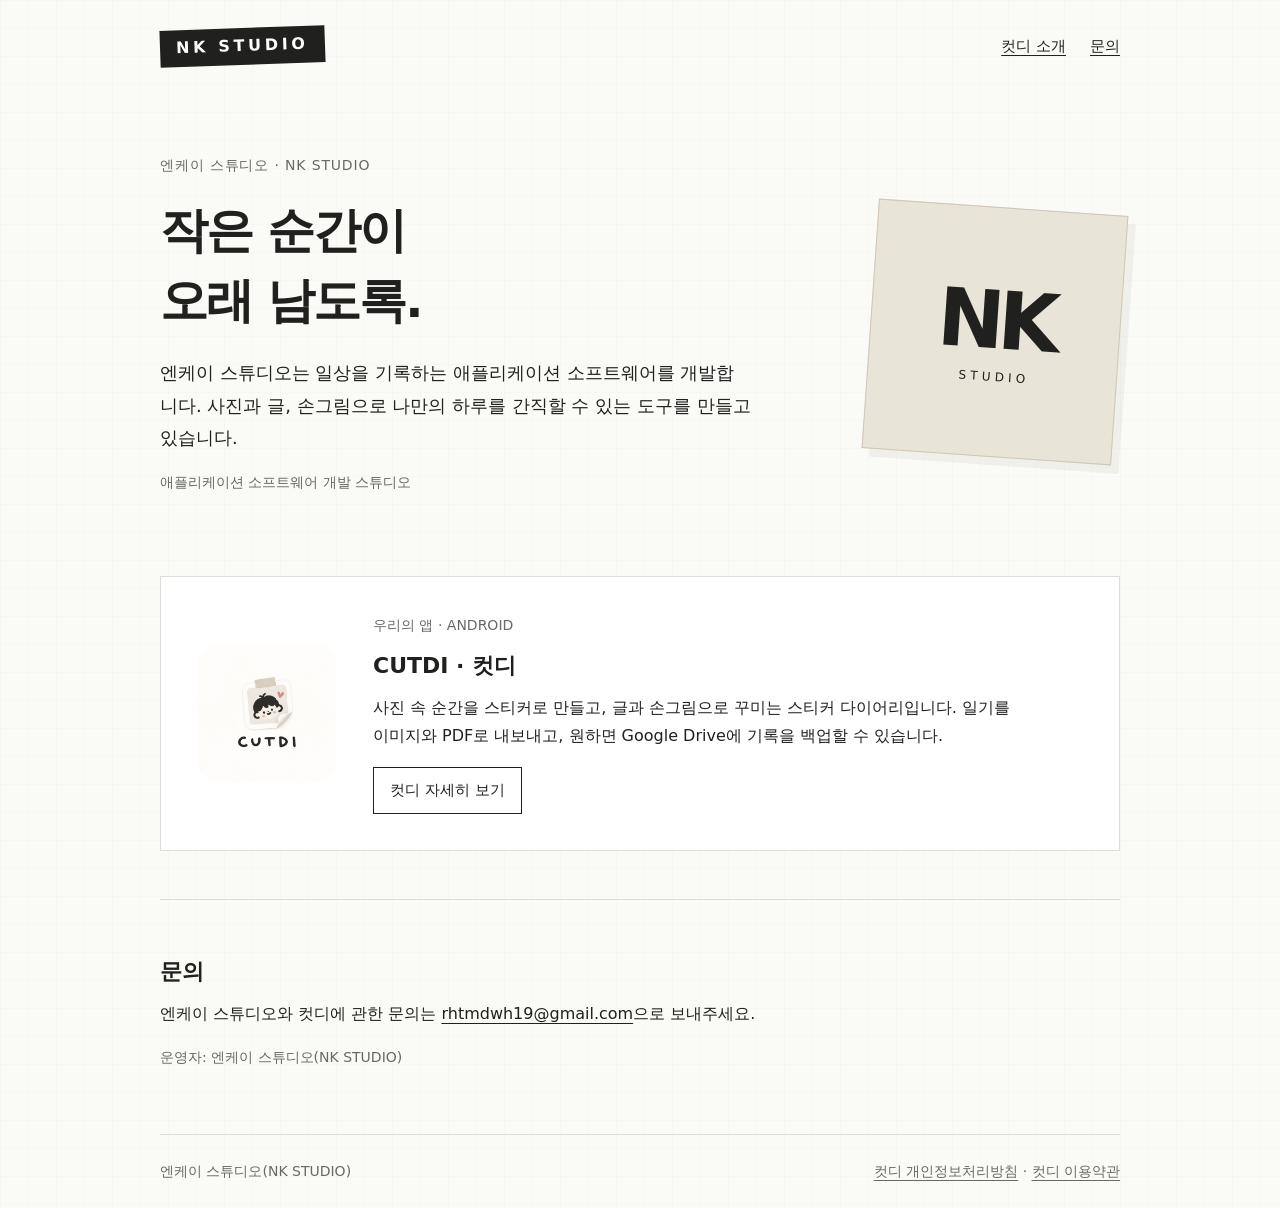
<file: index.html>
<!doctype html>
<html lang="ko">
<head>
  <meta charset="utf-8">
  <meta name="viewport" content="width=device-width,initial-scale=1">
  <meta name="google-site-verification" content="B3LJ60BatpKLD_c_FO9mCKOTPsMywrGLb9_4G47mcMM" />
  <title>엔케이 스튜디오 · NK STUDIO</title>
  <meta name="description" content="엔케이 스튜디오(NK STUDIO)는 일상을 기록하는 애플리케이션 소프트웨어를 만듭니다. Android 스티커 다이어리 컷디(CUTDI)를 소개합니다.">
  <link rel="stylesheet" href="style.css">
</head>
<body>
  <a class="skip" href="#main">본문으로 이동</a>
  <div class="wrap">
    <header class="nav">
      <a class="brand" href="index.html" aria-label="엔케이 스튜디오 홈">NK STUDIO</a>
      <nav class="navlinks" aria-label="주 메뉴">
        <a href="cutdi/">컷디 소개</a>
        <a href="#contact">문의</a>
      </nav>
    </header>
    <main id="main">
      <section class="hero studio-hero">
        <div>
          <p class="eyebrow">엔케이 스튜디오 · NK STUDIO</p>
          <h1>작은 순간이<br>오래 남도록.</h1>
          <p class="lead">엔케이 스튜디오는 일상을 기록하는 애플리케이션 소프트웨어를 개발합니다. 사진과 글, 손그림으로 나만의 하루를 간직할 수 있는 도구를 만들고 있습니다.</p>
          <p class="meta">애플리케이션 소프트웨어 개발 스튜디오</p>
        </div>
        <div class="studio-mark" aria-hidden="true"><span>NK</span><small>STUDIO</small></div>
      </section>
      <section class="studio-product" aria-labelledby="cutdi-title">
        <img class="product-icon" src="icon.png" width="512" height="512" alt="컷디 앱 아이콘">
        <div>
          <span class="num">우리의 앱 · ANDROID</span>
          <h2 id="cutdi-title">CUTDI · 컷디</h2>
          <p>사진 속 순간을 스티커로 만들고, 글과 손그림으로 꾸미는 스티커 다이어리입니다. 일기를 이미지와 PDF로 내보내고, 원하면 Google Drive에 기록을 백업할 수 있습니다.</p>
          <a class="button" href="cutdi/">컷디 자세히 보기</a>
        </div>
      </section>
      <section class="contact" id="contact">
        <h2>문의</h2>
        <p>엔케이 스튜디오와 컷디에 관한 문의는 <a href="mailto:rhtmdwh19@gmail.com">rhtmdwh19@gmail.com</a>으로 보내주세요.</p>
        <p class="meta">운영자: 엔케이 스튜디오(NK STUDIO)</p>
      </section>
    </main>
    <footer>
      <span>엔케이 스튜디오(NK STUDIO)</span>
      <span><a href="privacy.html">컷디 개인정보처리방침</a> · <a href="terms.html">컷디 이용약관</a></span>
    </footer>
  </div>
</body>
</html>
</file>
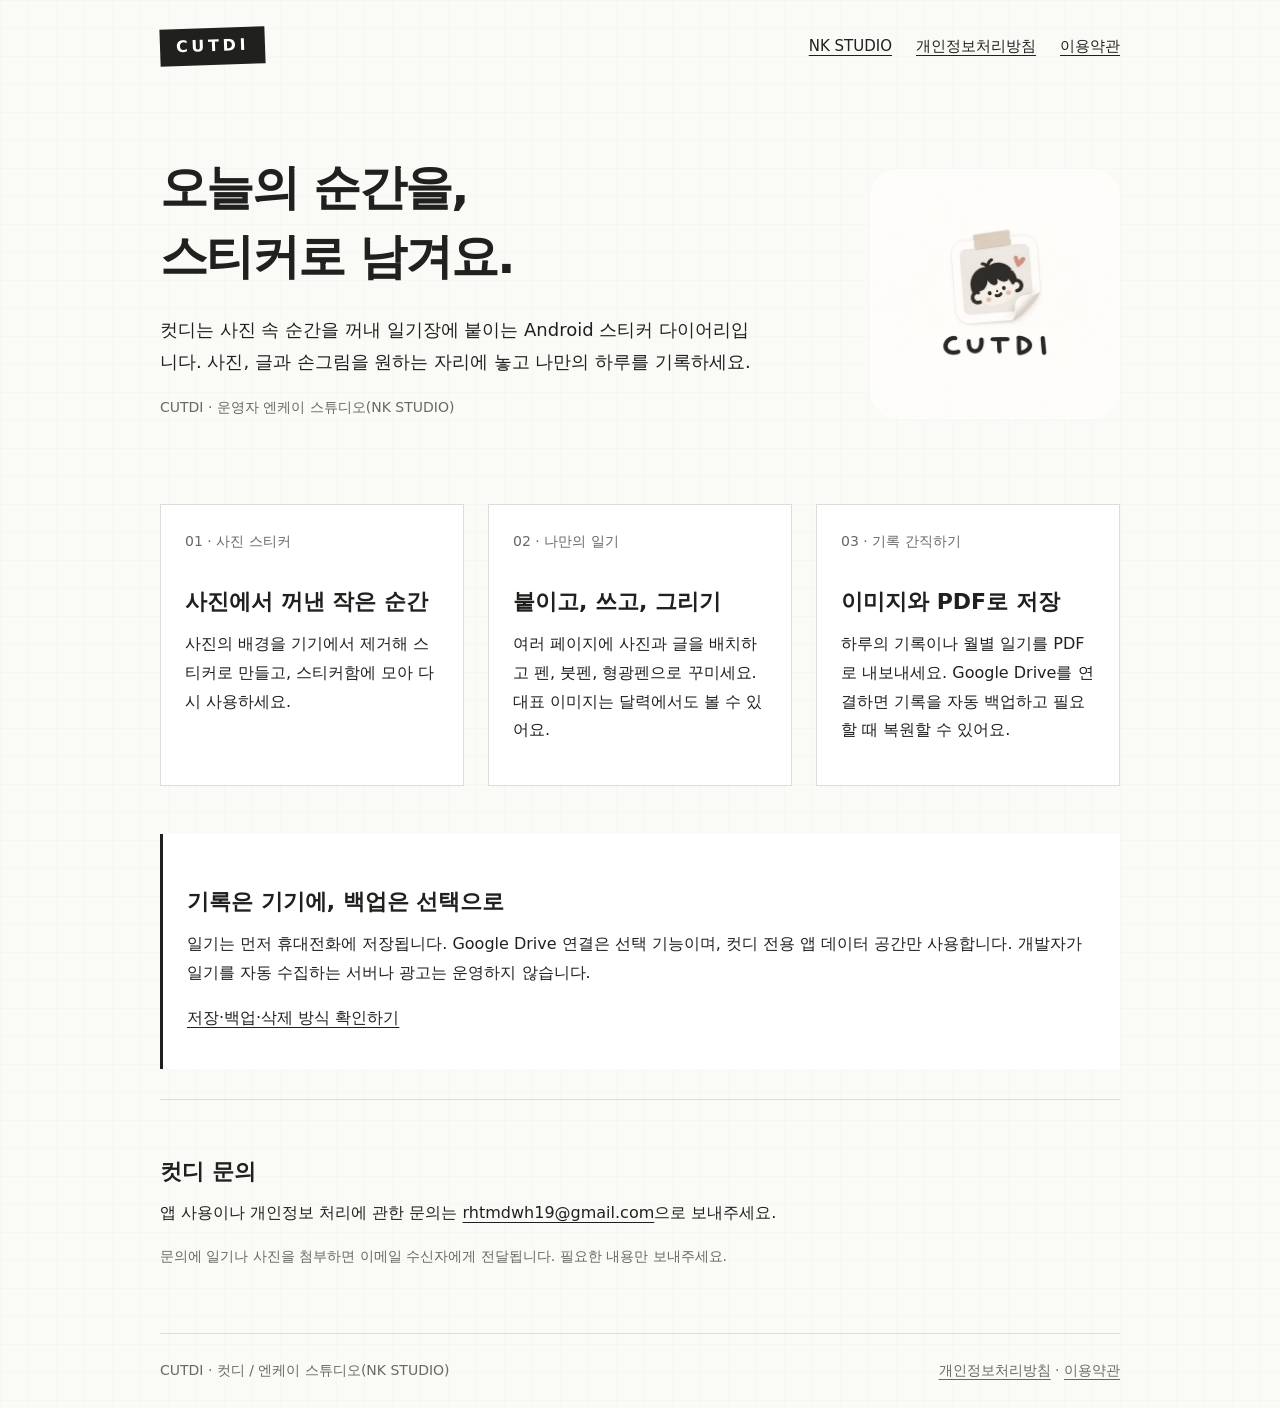
<file: cutdi/index.html>
<!doctype html>
<html lang="ko"><head><meta charset="utf-8"><meta name="viewport" content="width=device-width,initial-scale=1"><title>CUTDI · 컷디 스티커 다이어리</title><meta name="description" content="사진에서 만든 스티커와 글, 손그림으로 순간을 남기는 Android 다이어리 컷디. 앱 소개와 개인정보처리방침을 확인하세요."><link rel="icon" href="icon.png" type="image/png"><link rel="stylesheet" href="style.css"></head><body>
<a class="skip" href="#main">본문으로 이동</a><div class="wrap"><header class="nav"><a class="brand" href="index.html" aria-label="컷디 소개">CUTDI</a><nav class="navlinks" aria-label="주 메뉴"><a href="https://koseungjo.github.io/nk-studio/">NK STUDIO</a><a href="privacy.html">개인정보처리방침</a><a href="terms.html">이용약관</a></nav></header>
<main id="main"><section class="hero"><div><h1>오늘의 순간을,<br>스티커로 남겨요.</h1><p class="lead">컷디는 사진 속 순간을 꺼내 일기장에 붙이는 Android 스티커 다이어리입니다. 사진, 글과 손그림을 원하는 자리에 놓고 나만의 하루를 기록하세요.</p><p class="meta">CUTDI · 운영자 엔케이 스튜디오(NK STUDIO)</p></div><img class="app-icon" src="icon.png" width="512" height="512" alt="테이프와 귀여운 얼굴 스티커로 만든 컷디 앱 아이콘"></section>
<section class="features" aria-label="컷디에서 할 수 있는 일"><article class="feature"><span class="num">01 · 사진 스티커</span><h2>사진에서 꺼낸 작은 순간</h2><p>사진의 배경을 기기에서 제거해 스티커로 만들고, 스티커함에 모아 다시 사용하세요.</p></article><article class="feature"><span class="num">02 · 나만의 일기</span><h2>붙이고, 쓰고, 그리기</h2><p>여러 페이지에 사진과 글을 배치하고 펜, 붓펜, 형광펜으로 꾸미세요. 대표 이미지는 달력에서도 볼 수 있어요.</p></article><article class="feature"><span class="num">03 · 기록 간직하기</span><h2>이미지와 PDF로 저장</h2><p>하루의 기록이나 월별 일기를 PDF로 내보내세요. Google Drive를 연결하면 기록을 자동 백업하고 필요할 때 복원할 수 있어요.</p></article></section>
<aside class="note"><h2>기록은 기기에, 백업은 선택으로</h2><p>일기는 먼저 휴대전화에 저장됩니다. Google Drive 연결은 선택 기능이며, 컷디 전용 앱 데이터 공간만 사용합니다. 개발자가 일기를 자동 수집하는 서버나 광고는 운영하지 않습니다.</p><p><a href="privacy.html">저장·백업·삭제 방식 확인하기</a></p></aside>
<section class="contact"><h2>컷디 문의</h2><p>앱 사용이나 개인정보 처리에 관한 문의는 <a href="mailto:rhtmdwh19@gmail.com">rhtmdwh19@gmail.com</a>으로 보내주세요.</p><p class="meta">문의에 일기나 사진을 첨부하면 이메일 수신자에게 전달됩니다. 필요한 내용만 보내주세요.</p></section></main>
<footer><span>CUTDI · 컷디 / 엔케이 스튜디오(NK STUDIO)</span><span><a href="privacy.html">개인정보처리방침</a> · <a href="terms.html">이용약관</a></span></footer></div></body></html>
</file>
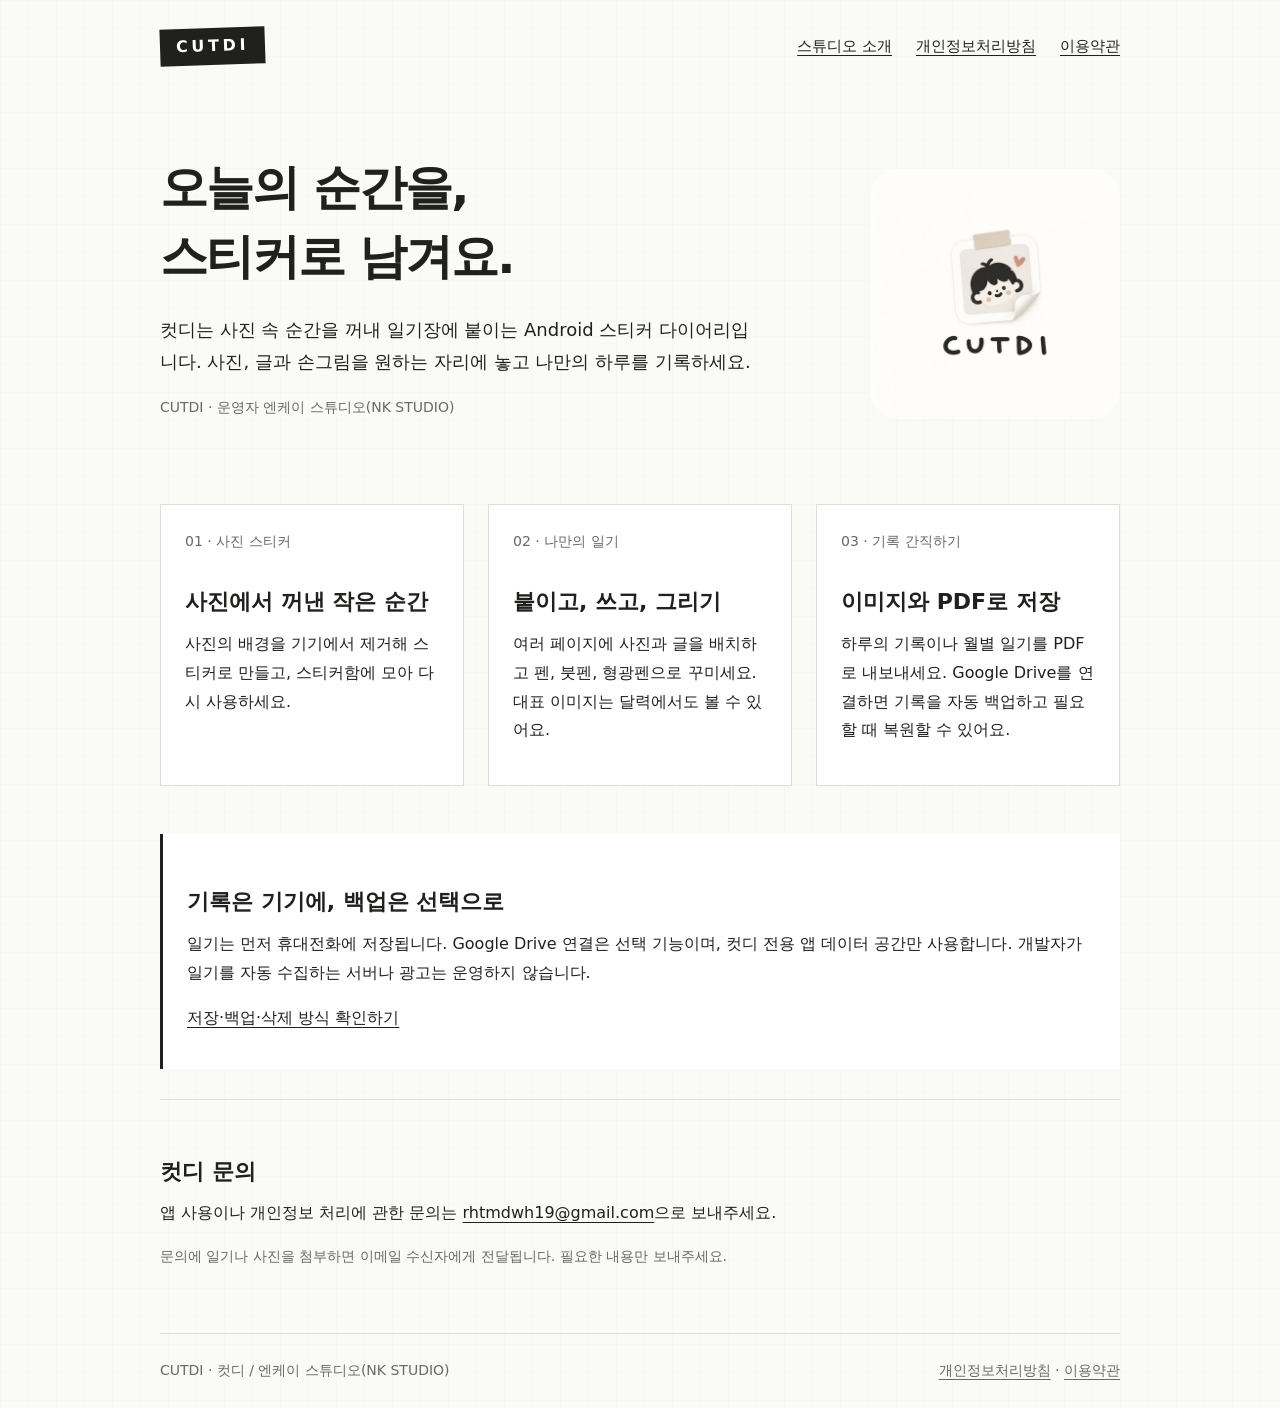
<file: cutdi.html>
<!doctype html>
<html lang="ko"><head><meta charset="utf-8"><meta name="viewport" content="width=device-width,initial-scale=1"><title>CUTDI · 컷디 스티커 다이어리</title><meta name="description" content="사진에서 만든 스티커와 글, 손그림으로 순간을 남기는 Android 다이어리 컷디. 앱 소개와 개인정보처리방침을 확인하세요."><link rel="icon" href="icon.png" type="image/png"><link rel="stylesheet" href="style.css"></head><body>
<a class="skip" href="#main">본문으로 이동</a><div class="wrap"><header class="nav"><a class="brand" href="cutdi.html" aria-label="컷디 소개">CUTDI</a><nav class="navlinks" aria-label="주 메뉴"><a href="index.html">스튜디오 소개</a><a href="privacy.html">개인정보처리방침</a><a href="terms.html">이용약관</a></nav></header>
<main id="main"><section class="hero"><div><h1>오늘의 순간을,<br>스티커로 남겨요.</h1><p class="lead">컷디는 사진 속 순간을 꺼내 일기장에 붙이는 Android 스티커 다이어리입니다. 사진, 글과 손그림을 원하는 자리에 놓고 나만의 하루를 기록하세요.</p><p class="meta">CUTDI · 운영자 엔케이 스튜디오(NK STUDIO)</p></div><img class="app-icon" src="icon.png" width="512" height="512" alt="테이프와 귀여운 얼굴 스티커로 만든 컷디 앱 아이콘"></section>
<section class="features" aria-label="컷디에서 할 수 있는 일"><article class="feature"><span class="num">01 · 사진 스티커</span><h2>사진에서 꺼낸 작은 순간</h2><p>사진의 배경을 기기에서 제거해 스티커로 만들고, 스티커함에 모아 다시 사용하세요.</p></article><article class="feature"><span class="num">02 · 나만의 일기</span><h2>붙이고, 쓰고, 그리기</h2><p>여러 페이지에 사진과 글을 배치하고 펜, 붓펜, 형광펜으로 꾸미세요. 대표 이미지는 달력에서도 볼 수 있어요.</p></article><article class="feature"><span class="num">03 · 기록 간직하기</span><h2>이미지와 PDF로 저장</h2><p>하루의 기록이나 월별 일기를 PDF로 내보내세요. Google Drive를 연결하면 기록을 자동 백업하고 필요할 때 복원할 수 있어요.</p></article></section>
<aside class="note"><h2>기록은 기기에, 백업은 선택으로</h2><p>일기는 먼저 휴대전화에 저장됩니다. Google Drive 연결은 선택 기능이며, 컷디 전용 앱 데이터 공간만 사용합니다. 개발자가 일기를 자동 수집하는 서버나 광고는 운영하지 않습니다.</p><p><a href="privacy.html">저장·백업·삭제 방식 확인하기</a></p></aside>
<section class="contact"><h2>컷디 문의</h2><p>앱 사용이나 개인정보 처리에 관한 문의는 <a href="mailto:rhtmdwh19@gmail.com">rhtmdwh19@gmail.com</a>으로 보내주세요.</p><p class="meta">문의에 일기나 사진을 첨부하면 이메일 수신자에게 전달됩니다. 필요한 내용만 보내주세요.</p></section></main>
<footer><span>CUTDI · 컷디 / 엔케이 스튜디오(NK STUDIO)</span><span><a href="privacy.html">개인정보처리방침</a> · <a href="terms.html">이용약관</a></span></footer></div></body></html>
</file>
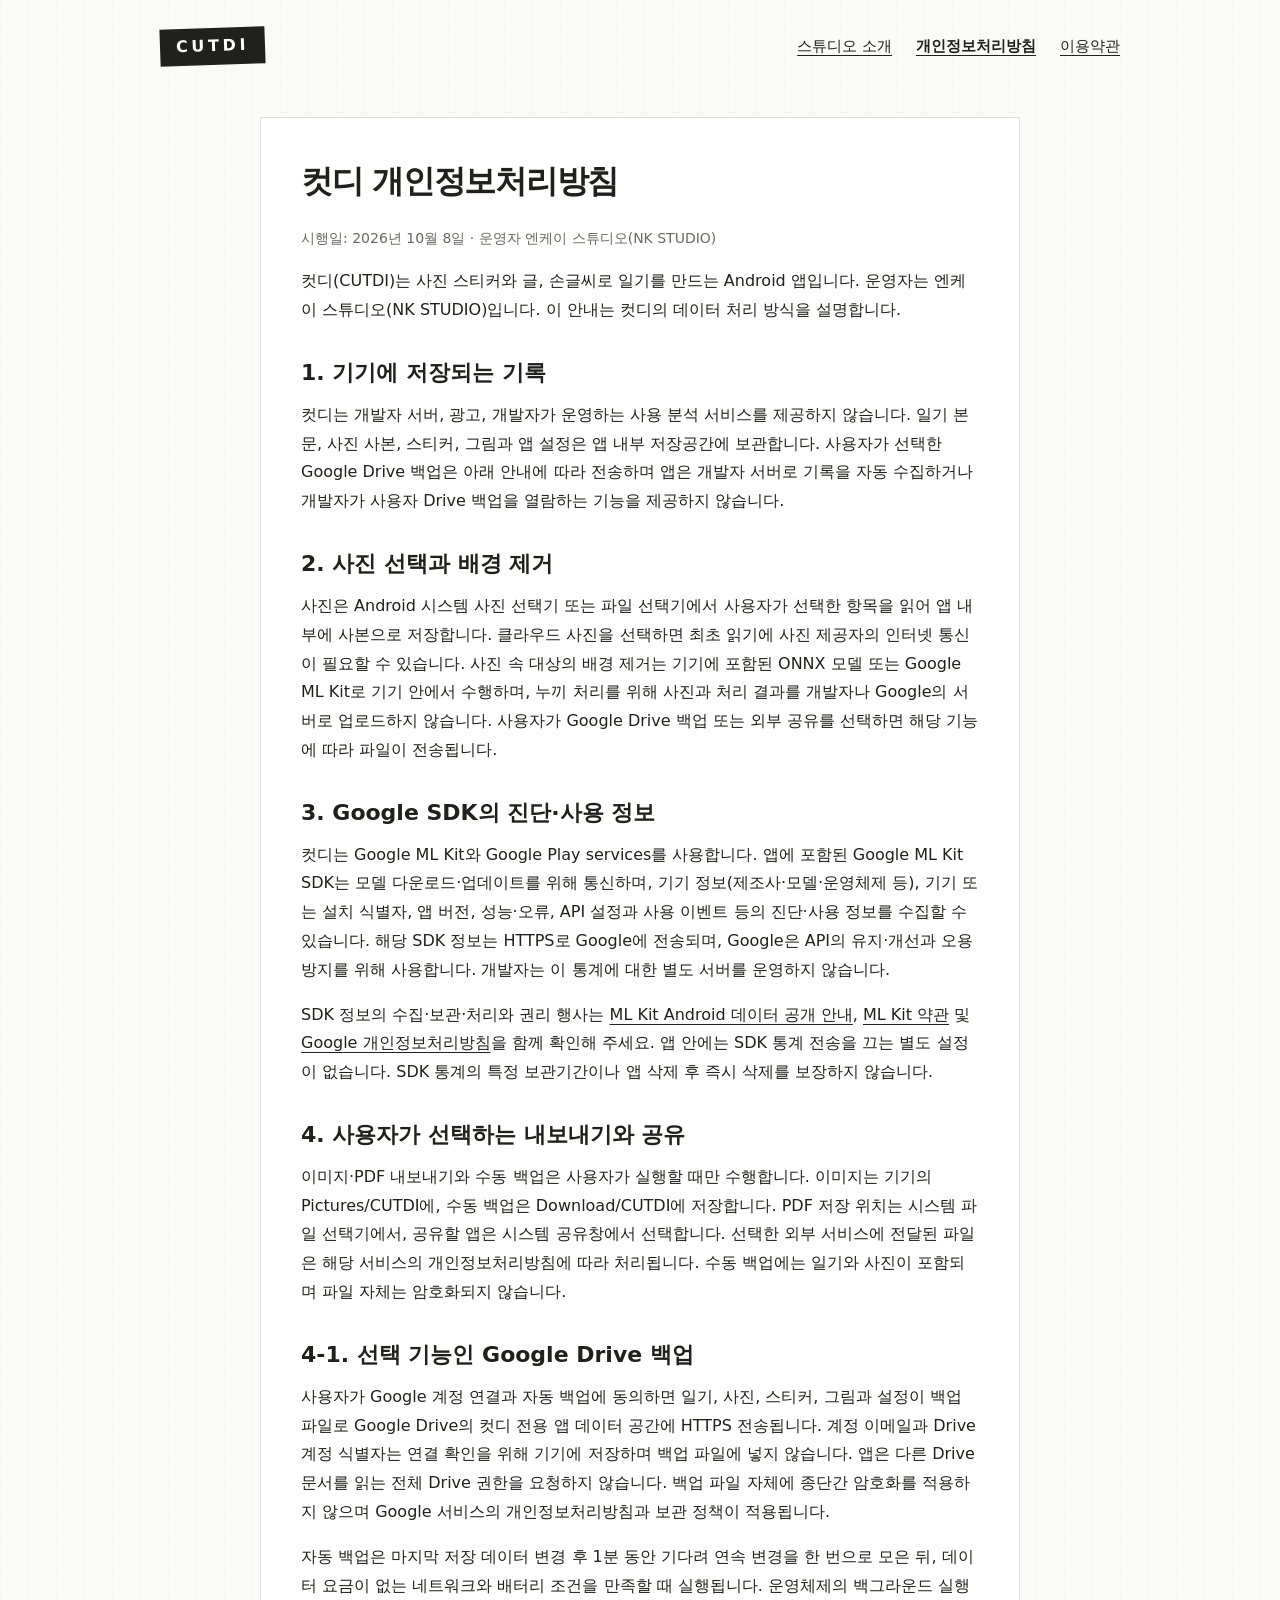
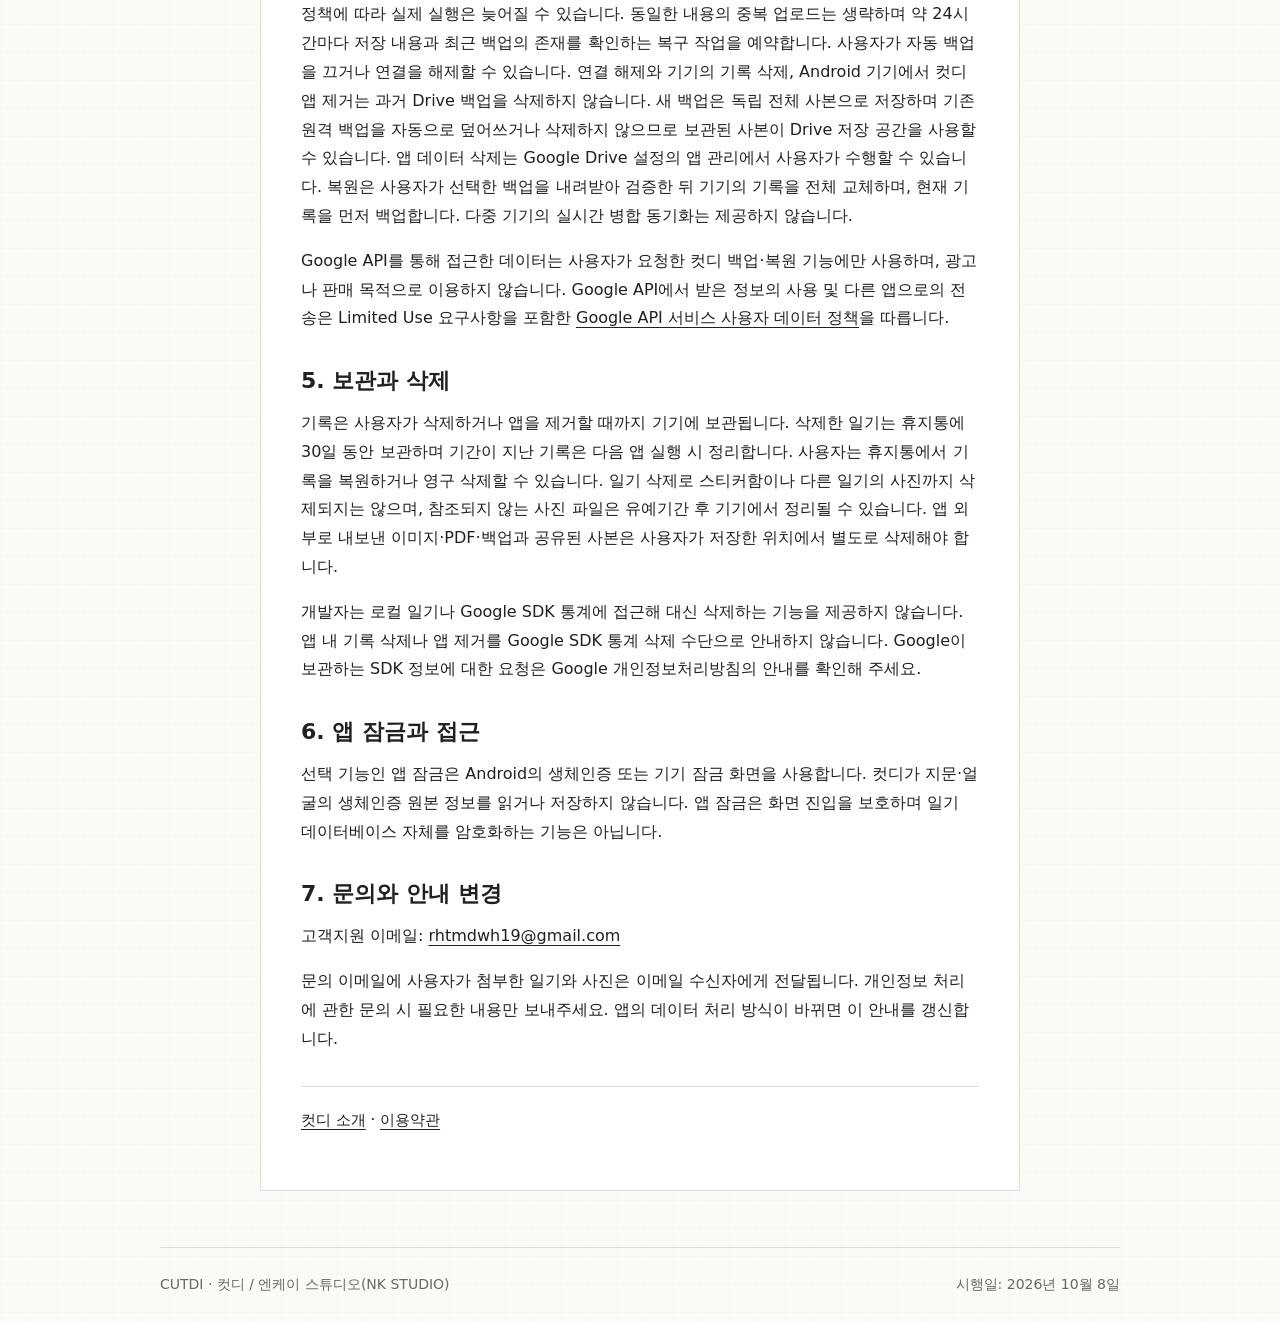
<file: privacy.html>
<!doctype html>
<html lang="ko"><head><meta charset="utf-8"><meta name="viewport" content="width=device-width,initial-scale=1"><title>컷디 개인정보처리방침 · CUTDI</title><link rel="icon" href="icon.png" type="image/png"><link rel="stylesheet" href="style.css"></head><body><a class="skip" href="#main">본문으로 이동</a><div class="wrap"><header class="nav"><a class="brand" href="cutdi.html" aria-label="컷디 소개">CUTDI</a><nav class="navlinks" aria-label="주 메뉴"><a href="index.html">스튜디오 소개</a><a href="privacy.html" aria-current="page">개인정보처리방침</a><a href="terms.html">이용약관</a></nav></header><main class="document" id="main"><h1>컷디 개인정보처리방침</h1><p class="meta">시행일: 2026년 10월 8일 · 운영자 엔케이 스튜디오(NK STUDIO)</p>
<p>컷디(CUTDI)는 사진 스티커와 글, 손글씨로 일기를 만드는 Android 앱입니다. 운영자는 엔케이 스튜디오(NK STUDIO)입니다. 이 안내는 컷디의 데이터 처리 방식을 설명합니다.</p>
<h2>1. 기기에 저장되는 기록</h2>
<p>컷디는 개발자 서버, 광고, 개발자가 운영하는 사용 분석 서비스를 제공하지 않습니다. 일기 본문, 사진 사본, 스티커, 그림과 앱 설정은 앱 내부 저장공간에 보관합니다. 사용자가 선택한 Google Drive 백업은 아래 안내에 따라 전송하며 앱은 개발자 서버로 기록을 자동 수집하거나 개발자가 사용자 Drive 백업을 열람하는 기능을 제공하지 않습니다.</p>
<h2>2. 사진 선택과 배경 제거</h2>
<p>사진은 Android 시스템 사진 선택기 또는 파일 선택기에서 사용자가 선택한 항목을 읽어 앱 내부에 사본으로 저장합니다. 클라우드 사진을 선택하면 최초 읽기에 사진 제공자의 인터넷 통신이 필요할 수 있습니다. 사진 속 대상의 배경 제거는 기기에 포함된 ONNX 모델 또는 Google ML Kit로 기기 안에서 수행하며, 누끼 처리를 위해 사진과 처리 결과를 개발자나 Google의 서버로 업로드하지 않습니다. 사용자가 Google Drive 백업 또는 외부 공유를 선택하면 해당 기능에 따라 파일이 전송됩니다.</p>
<h2>3. Google SDK의 진단·사용 정보</h2>
<p>컷디는 Google ML Kit와 Google Play services를 사용합니다. 앱에 포함된 Google ML Kit SDK는 모델 다운로드·업데이트를 위해 통신하며, 기기 정보(제조사·모델·운영체제 등), 기기 또는 설치 식별자, 앱 버전, 성능·오류, API 설정과 사용 이벤트 등의 진단·사용 정보를 수집할 수 있습니다. 해당 SDK 정보는 HTTPS로 Google에 전송되며, Google은 API의 유지·개선과 오용 방지를 위해 사용합니다. 개발자는 이 통계에 대한 별도 서버를 운영하지 않습니다.</p>
<p>SDK 정보의 수집·보관·처리와 권리 행사는 <a href="https://developers.google.com/ml-kit/android-data-disclosure">ML Kit Android 데이터 공개 안내</a>, <a href="https://developers.google.com/ml-kit/terms">ML Kit 약관</a> 및 <a href="https://policies.google.com/privacy">Google 개인정보처리방침</a>을 함께 확인해 주세요. 앱 안에는 SDK 통계 전송을 끄는 별도 설정이 없습니다. SDK 통계의 특정 보관기간이나 앱 삭제 후 즉시 삭제를 보장하지 않습니다.</p>
<h2>4. 사용자가 선택하는 내보내기와 공유</h2>
<p>이미지·PDF 내보내기와 수동 백업은 사용자가 실행할 때만 수행합니다. 이미지는 기기의 Pictures/CUTDI에, 수동 백업은 Download/CUTDI에 저장합니다. PDF 저장 위치는 시스템 파일 선택기에서, 공유할 앱은 시스템 공유창에서 선택합니다. 선택한 외부 서비스에 전달된 파일은 해당 서비스의 개인정보처리방침에 따라 처리됩니다. 수동 백업에는 일기와 사진이 포함되며 파일 자체는 암호화되지 않습니다.</p>
<h2>4-1. 선택 기능인 Google Drive 백업</h2>
<p>사용자가 Google 계정 연결과 자동 백업에 동의하면 일기, 사진, 스티커, 그림과 설정이 백업 파일로 Google Drive의 컷디 전용 앱 데이터 공간에 HTTPS 전송됩니다. 계정 이메일과 Drive 계정 식별자는 연결 확인을 위해 기기에 저장하며 백업 파일에 넣지 않습니다. 앱은 다른 Drive 문서를 읽는 전체 Drive 권한을 요청하지 않습니다. 백업 파일 자체에 종단간 암호화를 적용하지 않으며 Google 서비스의 개인정보처리방침과 보관 정책이 적용됩니다.</p>
<p>자동 백업은 마지막 저장 데이터 변경 후 1분 동안 기다려 연속 변경을 한 번으로 모은 뒤, 데이터 요금이 없는 네트워크와 배터리 조건을 만족할 때 실행됩니다. 운영체제의 백그라운드 실행 정책에 따라 실제 실행은 늦어질 수 있습니다. 동일한 내용의 중복 업로드는 생략하며 약 24시간마다 저장 내용과 최근 백업의 존재를 확인하는 복구 작업을 예약합니다. 사용자가 자동 백업을 끄거나 연결을 해제할 수 있습니다. 연결 해제와 기기의 기록 삭제, Android 기기에서 컷디 앱 제거는 과거 Drive 백업을 삭제하지 않습니다. 새 백업은 독립 전체 사본으로 저장하며 기존 원격 백업을 자동으로 덮어쓰거나 삭제하지 않으므로 보관된 사본이 Drive 저장 공간을 사용할 수 있습니다. 앱 데이터 삭제는 Google Drive 설정의 앱 관리에서 사용자가 수행할 수 있습니다. 복원은 사용자가 선택한 백업을 내려받아 검증한 뒤 기기의 기록을 전체 교체하며, 현재 기록을 먼저 백업합니다. 다중 기기의 실시간 병합 동기화는 제공하지 않습니다.</p>
<p>Google API를 통해 접근한 데이터는 사용자가 요청한 컷디 백업·복원 기능에만 사용하며, 광고나 판매 목적으로 이용하지 않습니다. Google API에서 받은 정보의 사용 및 다른 앱으로의 전송은 Limited Use 요구사항을 포함한 <a href="https://developers.google.com/terms/api-services-user-data-policy">Google API 서비스 사용자 데이터 정책</a>을 따릅니다.</p>
<h2>5. 보관과 삭제</h2>
<p>기록은 사용자가 삭제하거나 앱을 제거할 때까지 기기에 보관됩니다. 삭제한 일기는 휴지통에 30일 동안 보관하며 기간이 지난 기록은 다음 앱 실행 시 정리합니다. 사용자는 휴지통에서 기록을 복원하거나 영구 삭제할 수 있습니다. 일기 삭제로 스티커함이나 다른 일기의 사진까지 삭제되지는 않으며, 참조되지 않는 사진 파일은 유예기간 후 기기에서 정리될 수 있습니다. 앱 외부로 내보낸 이미지·PDF·백업과 공유된 사본은 사용자가 저장한 위치에서 별도로 삭제해야 합니다.</p>
<p>개발자는 로컬 일기나 Google SDK 통계에 접근해 대신 삭제하는 기능을 제공하지 않습니다. 앱 내 기록 삭제나 앱 제거를 Google SDK 통계 삭제 수단으로 안내하지 않습니다. Google이 보관하는 SDK 정보에 대한 요청은 Google 개인정보처리방침의 안내를 확인해 주세요.</p>
<h2>6. 앱 잠금과 접근</h2>
<p>선택 기능인 앱 잠금은 Android의 생체인증 또는 기기 잠금 화면을 사용합니다. 컷디가 지문·얼굴의 생체인증 원본 정보를 읽거나 저장하지 않습니다. 앱 잠금은 화면 진입을 보호하며 일기 데이터베이스 자체를 암호화하는 기능은 아닙니다.</p>
<h2>7. 문의와 안내 변경</h2>
<p>고객지원 이메일: <a href="mailto:rhtmdwh19@gmail.com">rhtmdwh19@gmail.com</a></p>
<p>문의 이메일에 사용자가 첨부한 일기와 사진은 이메일 수신자에게 전달됩니다. 개인정보 처리에 관한 문의 시 필요한 내용만 보내주세요. 앱의 데이터 처리 방식이 바뀌면 이 안내를 갱신합니다.</p>
<p class="doc-nav"><a href="cutdi.html">컷디 소개</a> · <a href="terms.html">이용약관</a></p>
</main><footer><span>CUTDI · 컷디 / 엔케이 스튜디오(NK STUDIO)</span><span>시행일: 2026년 10월 8일</span></footer></div></body></html>
</file>
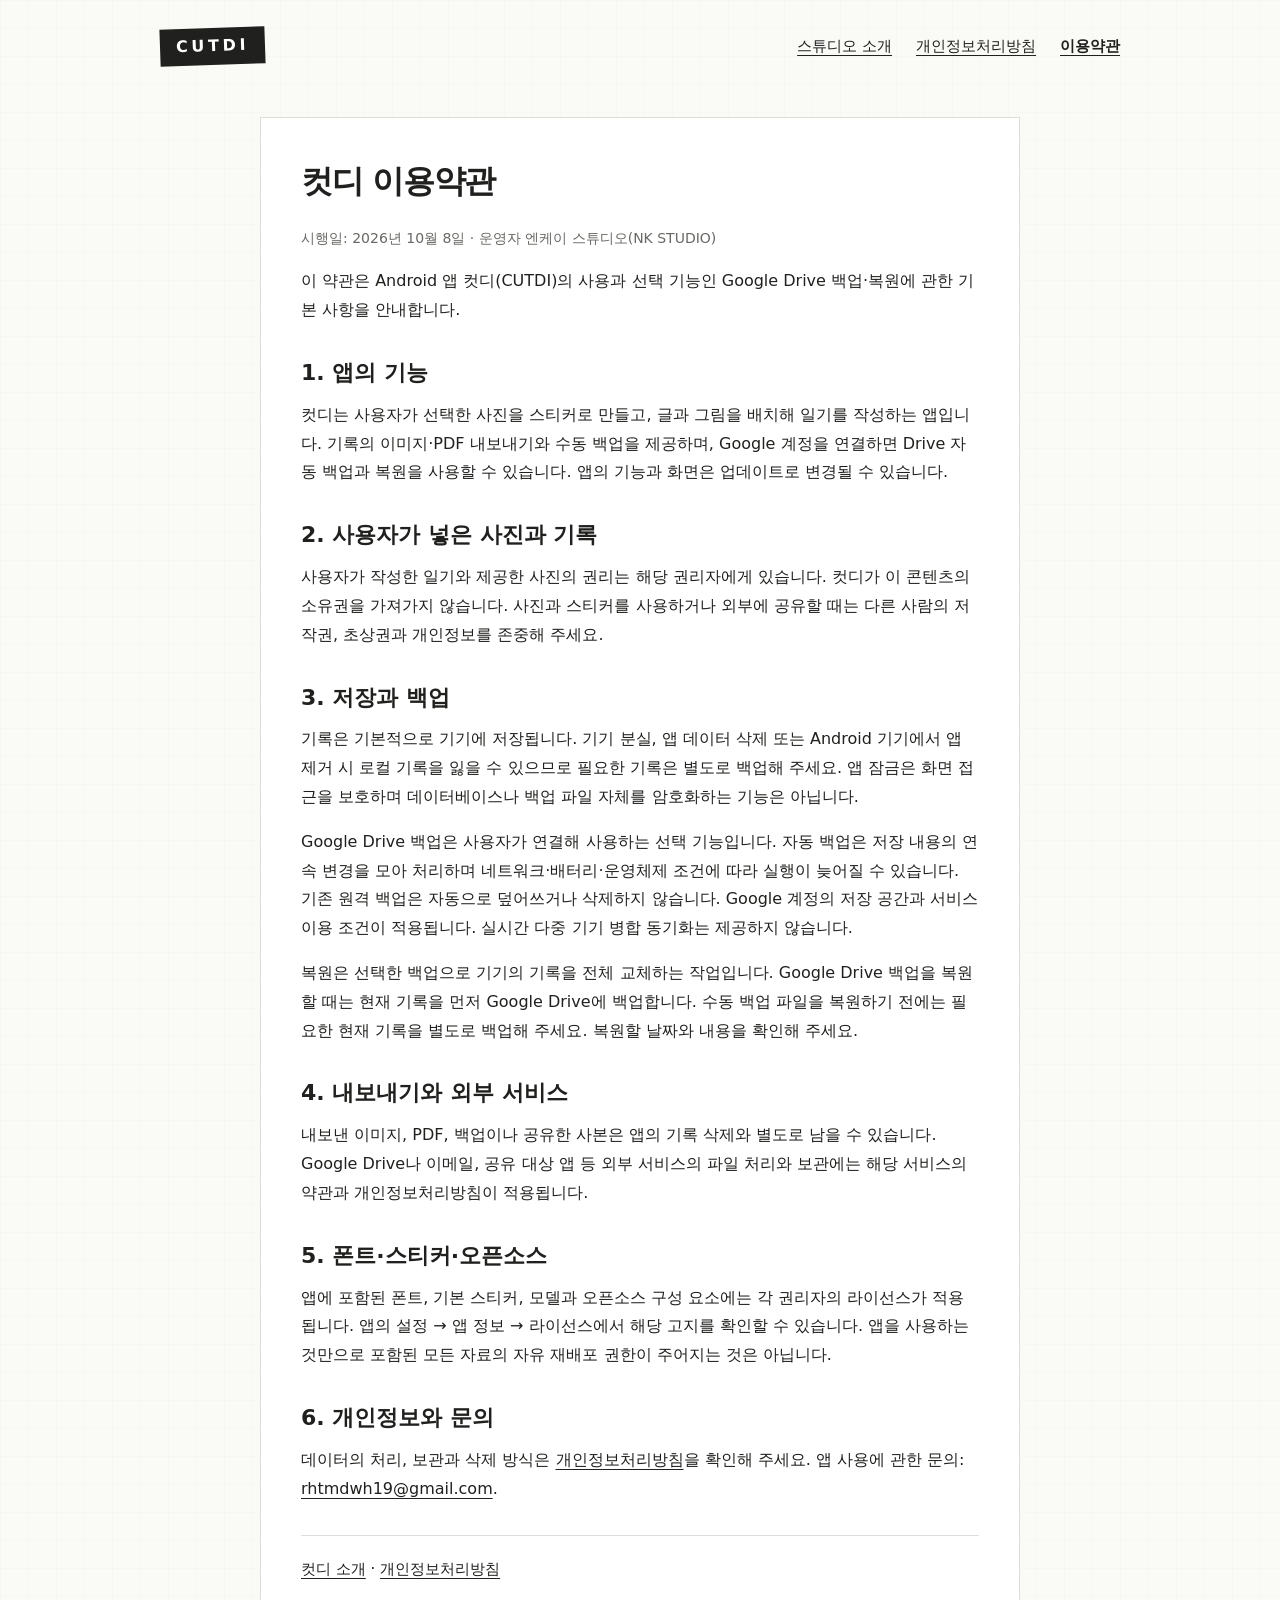
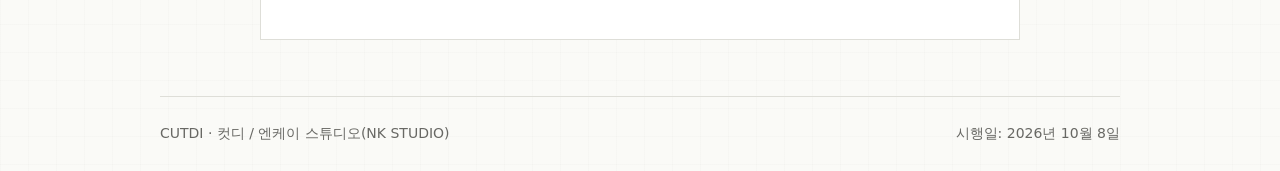
<file: terms.html>
<!doctype html>
<html lang="ko"><head><meta charset="utf-8"><meta name="viewport" content="width=device-width,initial-scale=1"><title>컷디 이용약관 · CUTDI</title><link rel="icon" href="icon.png" type="image/png"><link rel="stylesheet" href="style.css"></head><body><a class="skip" href="#main">본문으로 이동</a><div class="wrap"><header class="nav"><a class="brand" href="cutdi.html" aria-label="컷디 소개">CUTDI</a><nav class="navlinks" aria-label="주 메뉴"><a href="index.html">스튜디오 소개</a><a href="privacy.html">개인정보처리방침</a><a href="terms.html" aria-current="page">이용약관</a></nav></header><main class="document" id="main"><h1>컷디 이용약관</h1><p class="meta">시행일: 2026년 10월 8일 · 운영자 엔케이 스튜디오(NK STUDIO)</p><p>이 약관은 Android 앱 컷디(CUTDI)의 사용과 선택 기능인 Google Drive 백업·복원에 관한 기본 사항을 안내합니다.</p>
<h2>1. 앱의 기능</h2><p>컷디는 사용자가 선택한 사진을 스티커로 만들고, 글과 그림을 배치해 일기를 작성하는 앱입니다. 기록의 이미지·PDF 내보내기와 수동 백업을 제공하며, Google 계정을 연결하면 Drive 자동 백업과 복원을 사용할 수 있습니다. 앱의 기능과 화면은 업데이트로 변경될 수 있습니다.</p>
<h2>2. 사용자가 넣은 사진과 기록</h2><p>사용자가 작성한 일기와 제공한 사진의 권리는 해당 권리자에게 있습니다. 컷디가 이 콘텐츠의 소유권을 가져가지 않습니다. 사진과 스티커를 사용하거나 외부에 공유할 때는 다른 사람의 저작권, 초상권과 개인정보를 존중해 주세요.</p>
<h2>3. 저장과 백업</h2><p>기록은 기본적으로 기기에 저장됩니다. 기기 분실, 앱 데이터 삭제 또는 Android 기기에서 앱 제거 시 로컬 기록을 잃을 수 있으므로 필요한 기록은 별도로 백업해 주세요. 앱 잠금은 화면 접근을 보호하며 데이터베이스나 백업 파일 자체를 암호화하는 기능은 아닙니다.</p><p>Google Drive 백업은 사용자가 연결해 사용하는 선택 기능입니다. 자동 백업은 저장 내용의 연속 변경을 모아 처리하며 네트워크·배터리·운영체제 조건에 따라 실행이 늦어질 수 있습니다. 기존 원격 백업은 자동으로 덮어쓰거나 삭제하지 않습니다. Google 계정의 저장 공간과 서비스 이용 조건이 적용됩니다. 실시간 다중 기기 병합 동기화는 제공하지 않습니다.</p><p>복원은 선택한 백업으로 기기의 기록을 전체 교체하는 작업입니다. Google Drive 백업을 복원할 때는 현재 기록을 먼저 Google Drive에 백업합니다. 수동 백업 파일을 복원하기 전에는 필요한 현재 기록을 별도로 백업해 주세요. 복원할 날짜와 내용을 확인해 주세요.</p>
<h2>4. 내보내기와 외부 서비스</h2><p>내보낸 이미지, PDF, 백업이나 공유한 사본은 앱의 기록 삭제와 별도로 남을 수 있습니다. Google Drive나 이메일, 공유 대상 앱 등 외부 서비스의 파일 처리와 보관에는 해당 서비스의 약관과 개인정보처리방침이 적용됩니다.</p>
<h2>5. 폰트·스티커·오픈소스</h2><p>앱에 포함된 폰트, 기본 스티커, 모델과 오픈소스 구성 요소에는 각 권리자의 라이선스가 적용됩니다. 앱의 설정 → 앱 정보 → 라이선스에서 해당 고지를 확인할 수 있습니다. 앱을 사용하는 것만으로 포함된 모든 자료의 자유 재배포 권한이 주어지는 것은 아닙니다.</p>
<h2>6. 개인정보와 문의</h2><p>데이터의 처리, 보관과 삭제 방식은 <a href="privacy.html">개인정보처리방침</a>을 확인해 주세요. 앱 사용에 관한 문의: <a href="mailto:rhtmdwh19@gmail.com">rhtmdwh19@gmail.com</a>.</p><p class="doc-nav"><a href="cutdi.html">컷디 소개</a> · <a href="privacy.html">개인정보처리방침</a></p></main><footer><span>CUTDI · 컷디 / 엔케이 스튜디오(NK STUDIO)</span><span>시행일: 2026년 10월 8일</span></footer></div></body></html>
</file>
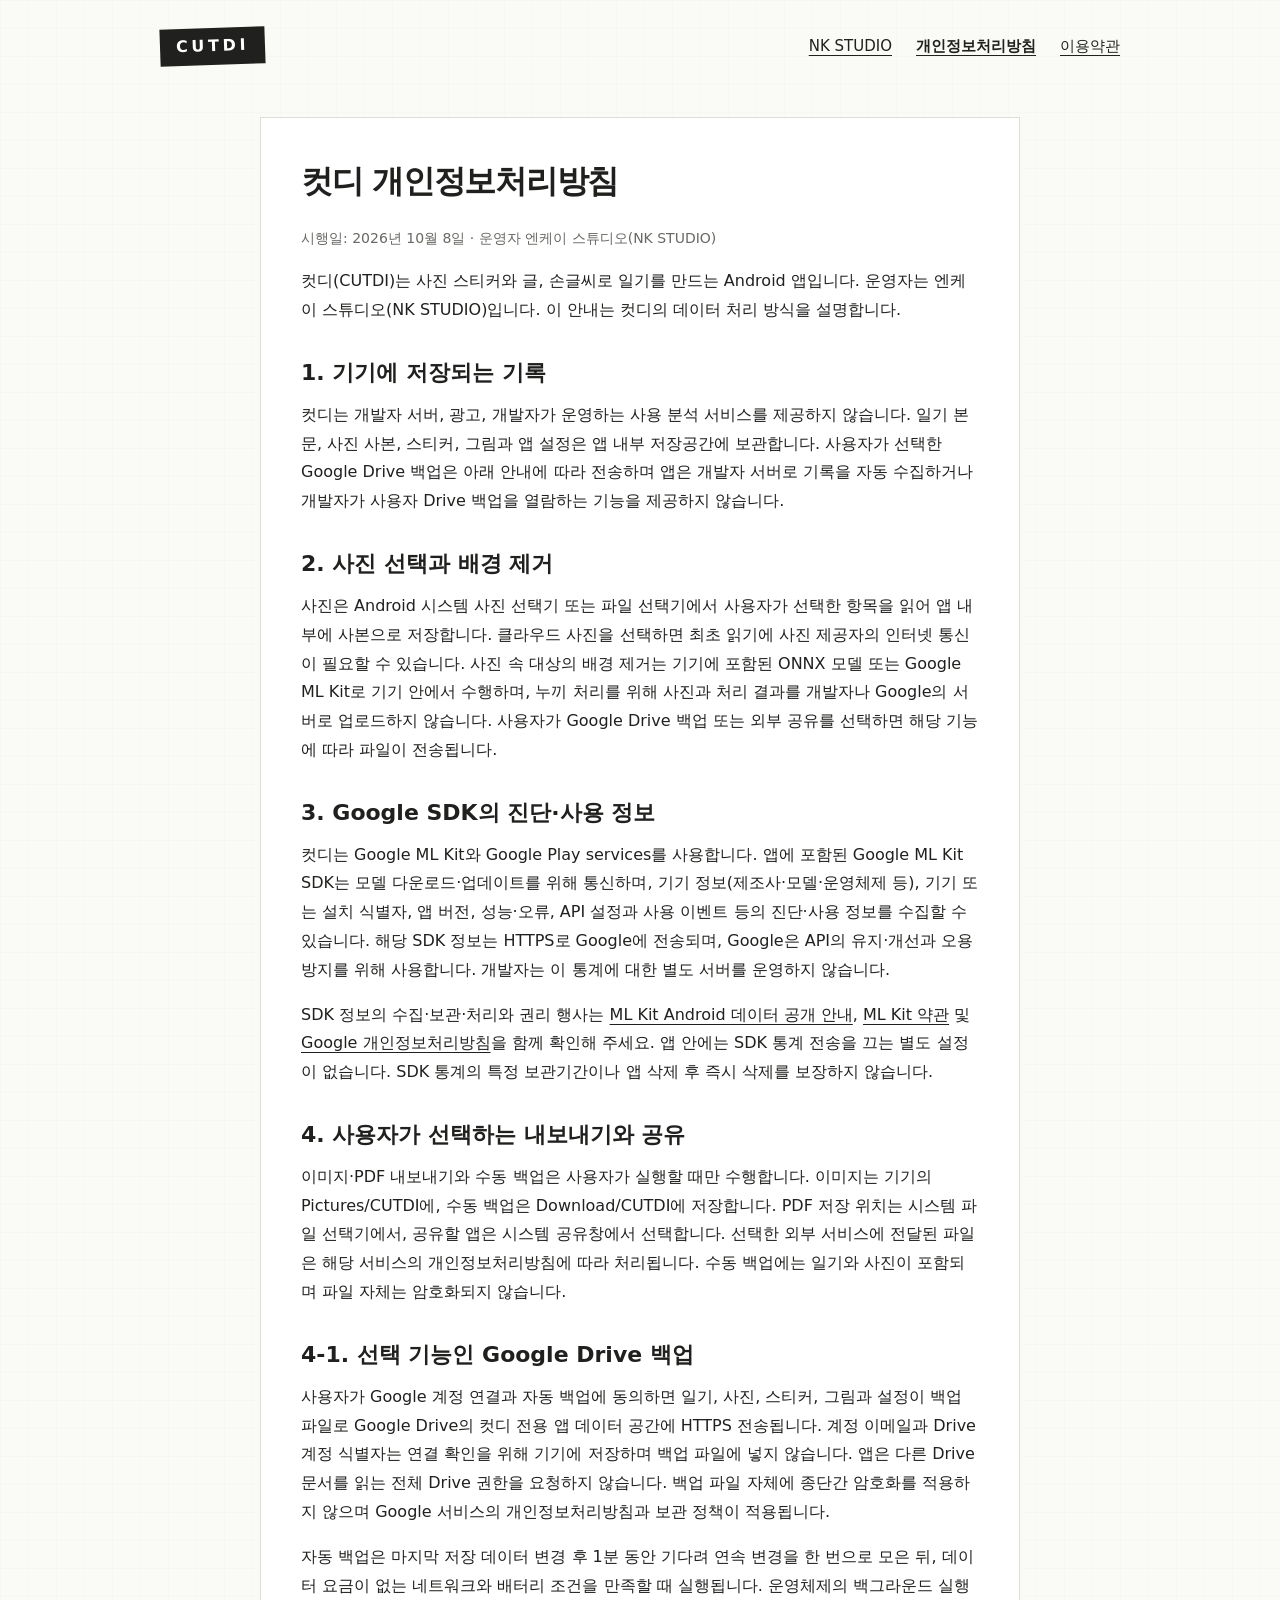
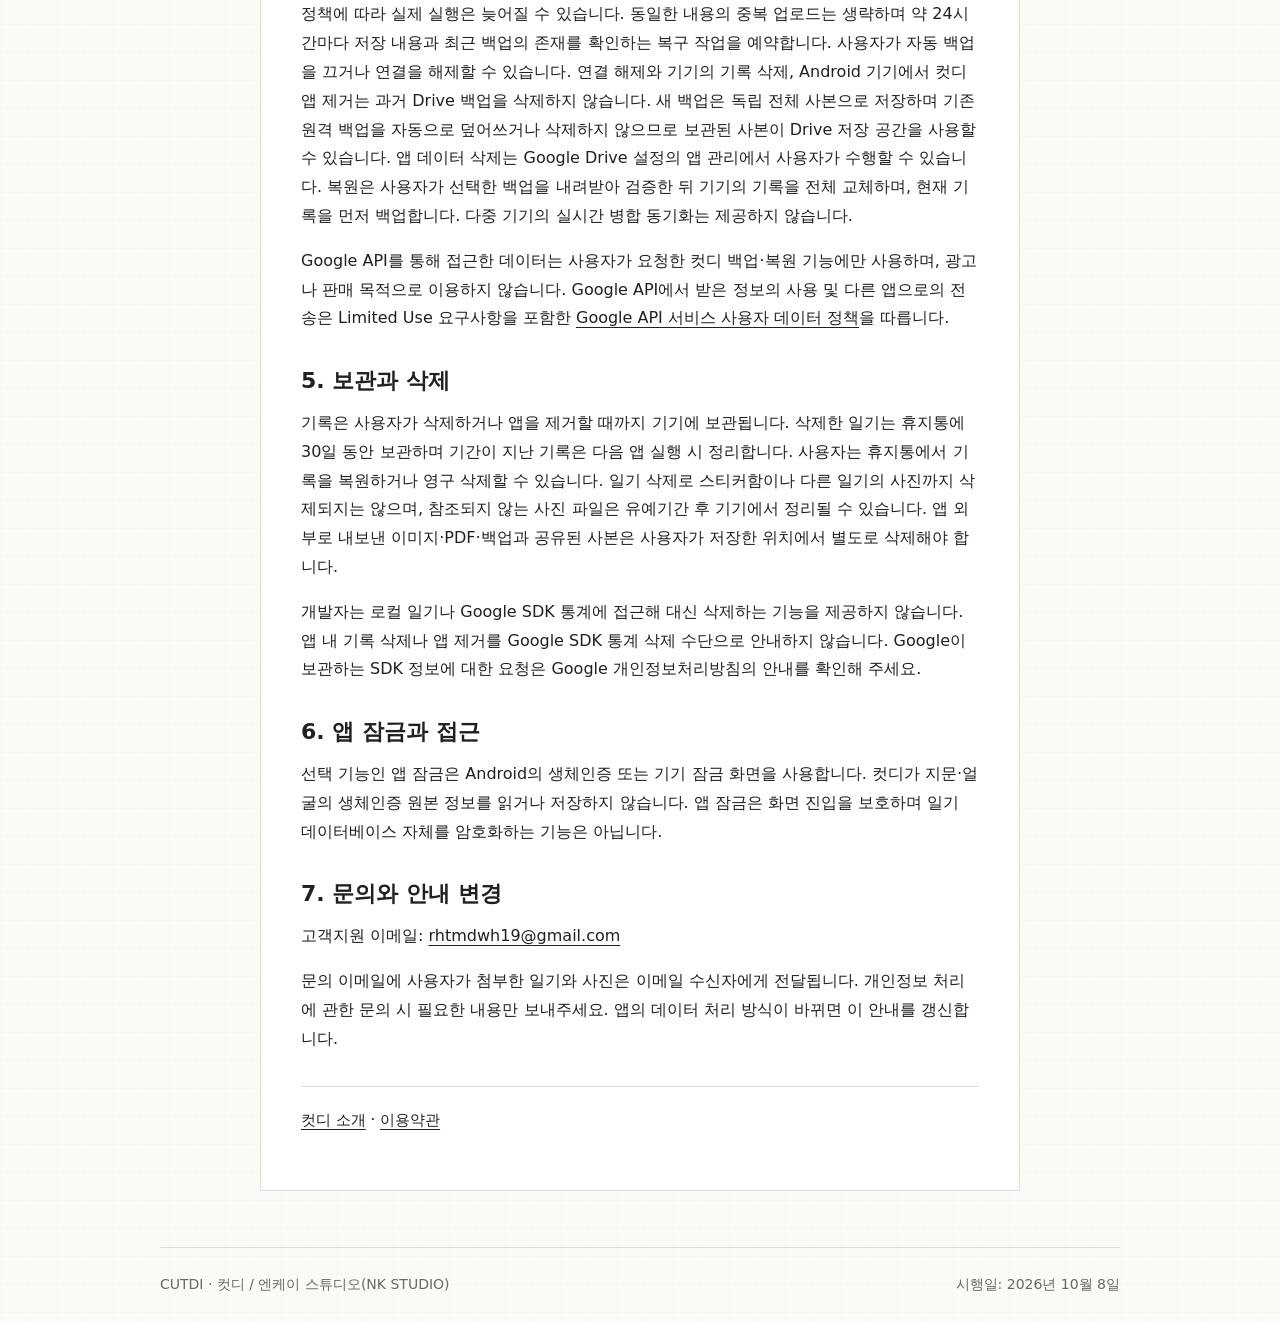
<file: cutdi/privacy.html>
<!doctype html>
<html lang="ko"><head><meta charset="utf-8"><meta name="viewport" content="width=device-width,initial-scale=1"><title>컷디 개인정보처리방침 · CUTDI</title><link rel="icon" href="icon.png" type="image/png"><link rel="stylesheet" href="style.css"></head><body><a class="skip" href="#main">본문으로 이동</a><div class="wrap"><header class="nav"><a class="brand" href="index.html" aria-label="컷디 소개">CUTDI</a><nav class="navlinks" aria-label="주 메뉴"><a href="https://koseungjo.github.io/nk-studio/">NK STUDIO</a><a href="privacy.html" aria-current="page">개인정보처리방침</a><a href="terms.html">이용약관</a></nav></header><main class="document" id="main"><h1>컷디 개인정보처리방침</h1><p class="meta">시행일: 2026년 10월 8일 · 운영자 엔케이 스튜디오(NK STUDIO)</p>
<p>컷디(CUTDI)는 사진 스티커와 글, 손글씨로 일기를 만드는 Android 앱입니다. 운영자는 엔케이 스튜디오(NK STUDIO)입니다. 이 안내는 컷디의 데이터 처리 방식을 설명합니다.</p>
<h2>1. 기기에 저장되는 기록</h2>
<p>컷디는 개발자 서버, 광고, 개발자가 운영하는 사용 분석 서비스를 제공하지 않습니다. 일기 본문, 사진 사본, 스티커, 그림과 앱 설정은 앱 내부 저장공간에 보관합니다. 사용자가 선택한 Google Drive 백업은 아래 안내에 따라 전송하며 앱은 개발자 서버로 기록을 자동 수집하거나 개발자가 사용자 Drive 백업을 열람하는 기능을 제공하지 않습니다.</p>
<h2>2. 사진 선택과 배경 제거</h2>
<p>사진은 Android 시스템 사진 선택기 또는 파일 선택기에서 사용자가 선택한 항목을 읽어 앱 내부에 사본으로 저장합니다. 클라우드 사진을 선택하면 최초 읽기에 사진 제공자의 인터넷 통신이 필요할 수 있습니다. 사진 속 대상의 배경 제거는 기기에 포함된 ONNX 모델 또는 Google ML Kit로 기기 안에서 수행하며, 누끼 처리를 위해 사진과 처리 결과를 개발자나 Google의 서버로 업로드하지 않습니다. 사용자가 Google Drive 백업 또는 외부 공유를 선택하면 해당 기능에 따라 파일이 전송됩니다.</p>
<h2>3. Google SDK의 진단·사용 정보</h2>
<p>컷디는 Google ML Kit와 Google Play services를 사용합니다. 앱에 포함된 Google ML Kit SDK는 모델 다운로드·업데이트를 위해 통신하며, 기기 정보(제조사·모델·운영체제 등), 기기 또는 설치 식별자, 앱 버전, 성능·오류, API 설정과 사용 이벤트 등의 진단·사용 정보를 수집할 수 있습니다. 해당 SDK 정보는 HTTPS로 Google에 전송되며, Google은 API의 유지·개선과 오용 방지를 위해 사용합니다. 개발자는 이 통계에 대한 별도 서버를 운영하지 않습니다.</p>
<p>SDK 정보의 수집·보관·처리와 권리 행사는 <a href="https://developers.google.com/ml-kit/android-data-disclosure">ML Kit Android 데이터 공개 안내</a>, <a href="https://developers.google.com/ml-kit/terms">ML Kit 약관</a> 및 <a href="https://policies.google.com/privacy">Google 개인정보처리방침</a>을 함께 확인해 주세요. 앱 안에는 SDK 통계 전송을 끄는 별도 설정이 없습니다. SDK 통계의 특정 보관기간이나 앱 삭제 후 즉시 삭제를 보장하지 않습니다.</p>
<h2>4. 사용자가 선택하는 내보내기와 공유</h2>
<p>이미지·PDF 내보내기와 수동 백업은 사용자가 실행할 때만 수행합니다. 이미지는 기기의 Pictures/CUTDI에, 수동 백업은 Download/CUTDI에 저장합니다. PDF 저장 위치는 시스템 파일 선택기에서, 공유할 앱은 시스템 공유창에서 선택합니다. 선택한 외부 서비스에 전달된 파일은 해당 서비스의 개인정보처리방침에 따라 처리됩니다. 수동 백업에는 일기와 사진이 포함되며 파일 자체는 암호화되지 않습니다.</p>
<h2>4-1. 선택 기능인 Google Drive 백업</h2>
<p>사용자가 Google 계정 연결과 자동 백업에 동의하면 일기, 사진, 스티커, 그림과 설정이 백업 파일로 Google Drive의 컷디 전용 앱 데이터 공간에 HTTPS 전송됩니다. 계정 이메일과 Drive 계정 식별자는 연결 확인을 위해 기기에 저장하며 백업 파일에 넣지 않습니다. 앱은 다른 Drive 문서를 읽는 전체 Drive 권한을 요청하지 않습니다. 백업 파일 자체에 종단간 암호화를 적용하지 않으며 Google 서비스의 개인정보처리방침과 보관 정책이 적용됩니다.</p>
<p>자동 백업은 마지막 저장 데이터 변경 후 1분 동안 기다려 연속 변경을 한 번으로 모은 뒤, 데이터 요금이 없는 네트워크와 배터리 조건을 만족할 때 실행됩니다. 운영체제의 백그라운드 실행 정책에 따라 실제 실행은 늦어질 수 있습니다. 동일한 내용의 중복 업로드는 생략하며 약 24시간마다 저장 내용과 최근 백업의 존재를 확인하는 복구 작업을 예약합니다. 사용자가 자동 백업을 끄거나 연결을 해제할 수 있습니다. 연결 해제와 기기의 기록 삭제, Android 기기에서 컷디 앱 제거는 과거 Drive 백업을 삭제하지 않습니다. 새 백업은 독립 전체 사본으로 저장하며 기존 원격 백업을 자동으로 덮어쓰거나 삭제하지 않으므로 보관된 사본이 Drive 저장 공간을 사용할 수 있습니다. 앱 데이터 삭제는 Google Drive 설정의 앱 관리에서 사용자가 수행할 수 있습니다. 복원은 사용자가 선택한 백업을 내려받아 검증한 뒤 기기의 기록을 전체 교체하며, 현재 기록을 먼저 백업합니다. 다중 기기의 실시간 병합 동기화는 제공하지 않습니다.</p>
<p>Google API를 통해 접근한 데이터는 사용자가 요청한 컷디 백업·복원 기능에만 사용하며, 광고나 판매 목적으로 이용하지 않습니다. Google API에서 받은 정보의 사용 및 다른 앱으로의 전송은 Limited Use 요구사항을 포함한 <a href="https://developers.google.com/terms/api-services-user-data-policy">Google API 서비스 사용자 데이터 정책</a>을 따릅니다.</p>
<h2>5. 보관과 삭제</h2>
<p>기록은 사용자가 삭제하거나 앱을 제거할 때까지 기기에 보관됩니다. 삭제한 일기는 휴지통에 30일 동안 보관하며 기간이 지난 기록은 다음 앱 실행 시 정리합니다. 사용자는 휴지통에서 기록을 복원하거나 영구 삭제할 수 있습니다. 일기 삭제로 스티커함이나 다른 일기의 사진까지 삭제되지는 않으며, 참조되지 않는 사진 파일은 유예기간 후 기기에서 정리될 수 있습니다. 앱 외부로 내보낸 이미지·PDF·백업과 공유된 사본은 사용자가 저장한 위치에서 별도로 삭제해야 합니다.</p>
<p>개발자는 로컬 일기나 Google SDK 통계에 접근해 대신 삭제하는 기능을 제공하지 않습니다. 앱 내 기록 삭제나 앱 제거를 Google SDK 통계 삭제 수단으로 안내하지 않습니다. Google이 보관하는 SDK 정보에 대한 요청은 Google 개인정보처리방침의 안내를 확인해 주세요.</p>
<h2>6. 앱 잠금과 접근</h2>
<p>선택 기능인 앱 잠금은 Android의 생체인증 또는 기기 잠금 화면을 사용합니다. 컷디가 지문·얼굴의 생체인증 원본 정보를 읽거나 저장하지 않습니다. 앱 잠금은 화면 진입을 보호하며 일기 데이터베이스 자체를 암호화하는 기능은 아닙니다.</p>
<h2>7. 문의와 안내 변경</h2>
<p>고객지원 이메일: <a href="mailto:rhtmdwh19@gmail.com">rhtmdwh19@gmail.com</a></p>
<p>문의 이메일에 사용자가 첨부한 일기와 사진은 이메일 수신자에게 전달됩니다. 개인정보 처리에 관한 문의 시 필요한 내용만 보내주세요. 앱의 데이터 처리 방식이 바뀌면 이 안내를 갱신합니다.</p>
<p class="doc-nav"><a href="index.html">컷디 소개</a> · <a href="terms.html">이용약관</a></p>
</main><footer><span>CUTDI · 컷디 / 엔케이 스튜디오(NK STUDIO)</span><span>시행일: 2026년 10월 8일</span></footer></div></body></html>
</file>
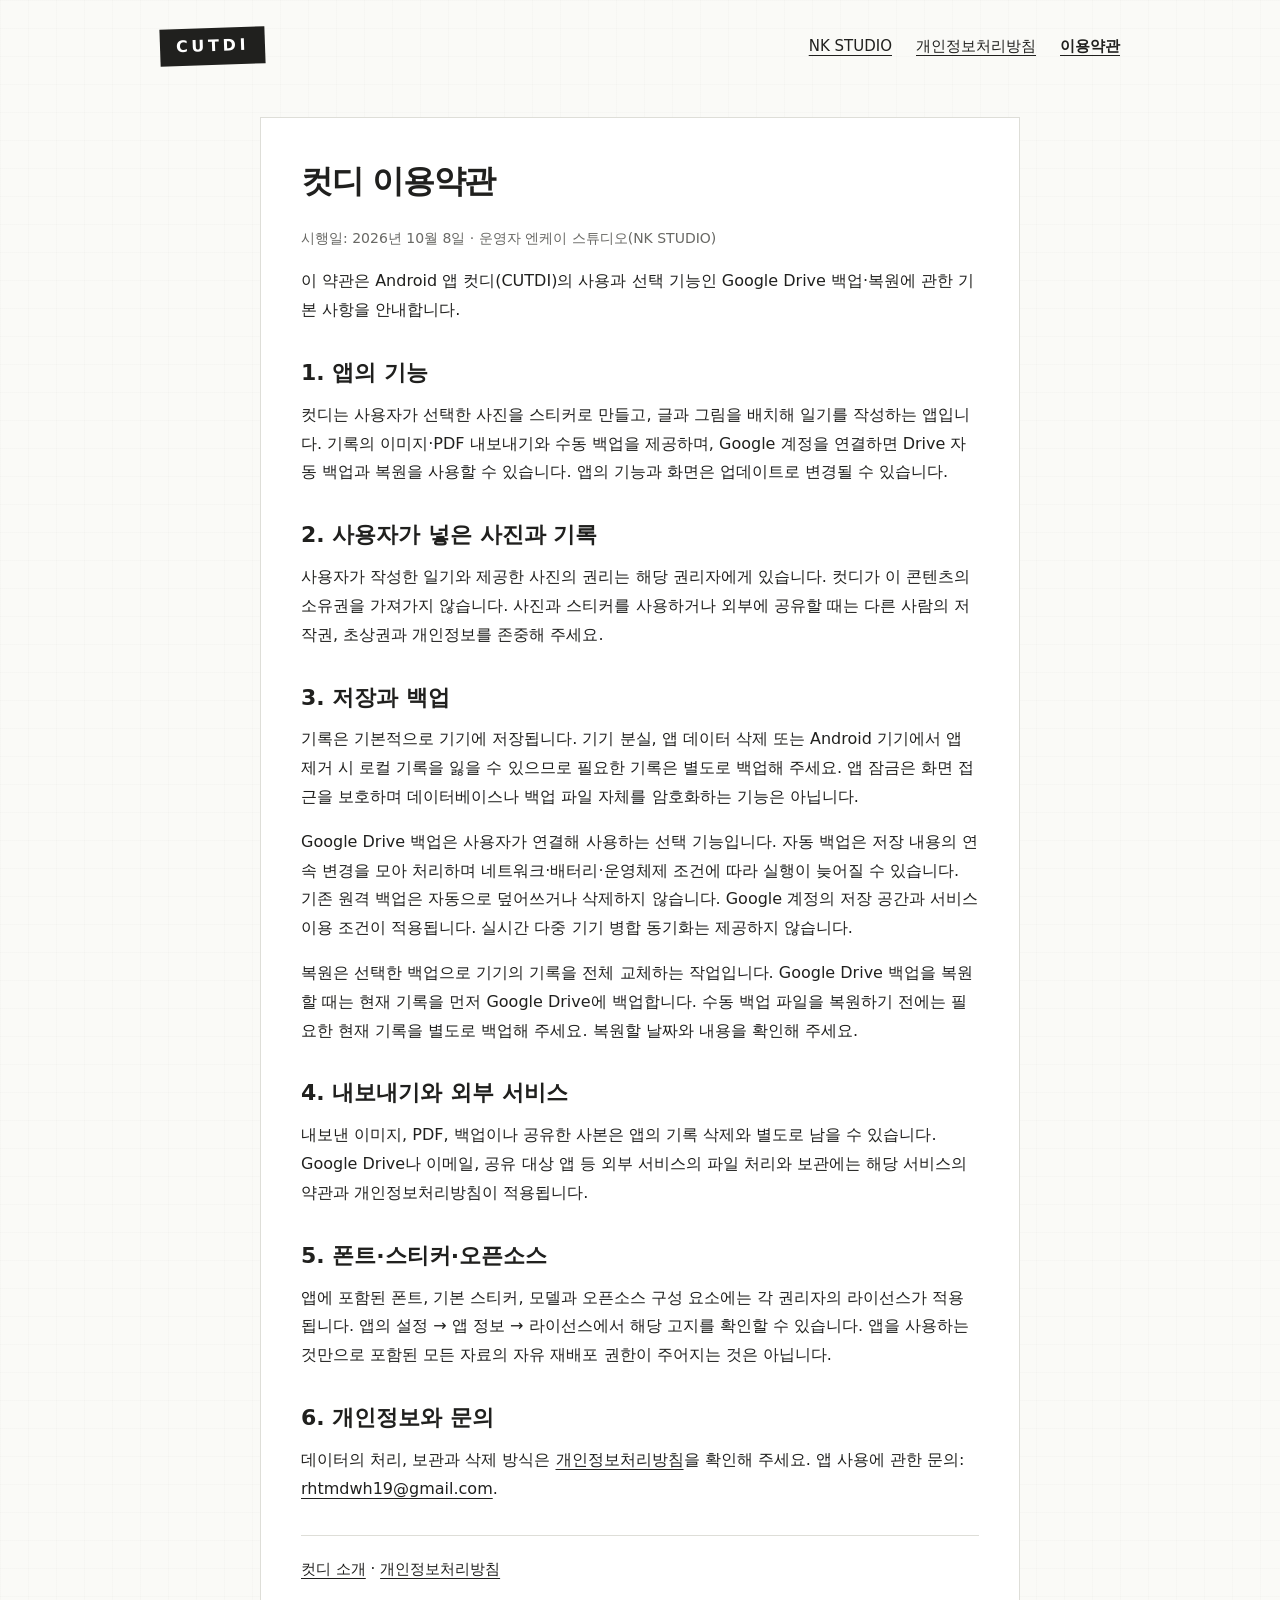
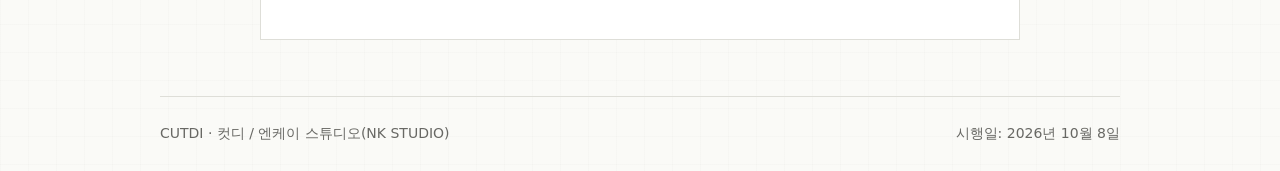
<file: cutdi/terms.html>
<!doctype html>
<html lang="ko"><head><meta charset="utf-8"><meta name="viewport" content="width=device-width,initial-scale=1"><title>컷디 이용약관 · CUTDI</title><link rel="icon" href="icon.png" type="image/png"><link rel="stylesheet" href="style.css"></head><body><a class="skip" href="#main">본문으로 이동</a><div class="wrap"><header class="nav"><a class="brand" href="index.html" aria-label="컷디 소개">CUTDI</a><nav class="navlinks" aria-label="주 메뉴"><a href="https://koseungjo.github.io/nk-studio/">NK STUDIO</a><a href="privacy.html">개인정보처리방침</a><a href="terms.html" aria-current="page">이용약관</a></nav></header><main class="document" id="main"><h1>컷디 이용약관</h1><p class="meta">시행일: 2026년 10월 8일 · 운영자 엔케이 스튜디오(NK STUDIO)</p><p>이 약관은 Android 앱 컷디(CUTDI)의 사용과 선택 기능인 Google Drive 백업·복원에 관한 기본 사항을 안내합니다.</p>
<h2>1. 앱의 기능</h2><p>컷디는 사용자가 선택한 사진을 스티커로 만들고, 글과 그림을 배치해 일기를 작성하는 앱입니다. 기록의 이미지·PDF 내보내기와 수동 백업을 제공하며, Google 계정을 연결하면 Drive 자동 백업과 복원을 사용할 수 있습니다. 앱의 기능과 화면은 업데이트로 변경될 수 있습니다.</p>
<h2>2. 사용자가 넣은 사진과 기록</h2><p>사용자가 작성한 일기와 제공한 사진의 권리는 해당 권리자에게 있습니다. 컷디가 이 콘텐츠의 소유권을 가져가지 않습니다. 사진과 스티커를 사용하거나 외부에 공유할 때는 다른 사람의 저작권, 초상권과 개인정보를 존중해 주세요.</p>
<h2>3. 저장과 백업</h2><p>기록은 기본적으로 기기에 저장됩니다. 기기 분실, 앱 데이터 삭제 또는 Android 기기에서 앱 제거 시 로컬 기록을 잃을 수 있으므로 필요한 기록은 별도로 백업해 주세요. 앱 잠금은 화면 접근을 보호하며 데이터베이스나 백업 파일 자체를 암호화하는 기능은 아닙니다.</p><p>Google Drive 백업은 사용자가 연결해 사용하는 선택 기능입니다. 자동 백업은 저장 내용의 연속 변경을 모아 처리하며 네트워크·배터리·운영체제 조건에 따라 실행이 늦어질 수 있습니다. 기존 원격 백업은 자동으로 덮어쓰거나 삭제하지 않습니다. Google 계정의 저장 공간과 서비스 이용 조건이 적용됩니다. 실시간 다중 기기 병합 동기화는 제공하지 않습니다.</p><p>복원은 선택한 백업으로 기기의 기록을 전체 교체하는 작업입니다. Google Drive 백업을 복원할 때는 현재 기록을 먼저 Google Drive에 백업합니다. 수동 백업 파일을 복원하기 전에는 필요한 현재 기록을 별도로 백업해 주세요. 복원할 날짜와 내용을 확인해 주세요.</p>
<h2>4. 내보내기와 외부 서비스</h2><p>내보낸 이미지, PDF, 백업이나 공유한 사본은 앱의 기록 삭제와 별도로 남을 수 있습니다. Google Drive나 이메일, 공유 대상 앱 등 외부 서비스의 파일 처리와 보관에는 해당 서비스의 약관과 개인정보처리방침이 적용됩니다.</p>
<h2>5. 폰트·스티커·오픈소스</h2><p>앱에 포함된 폰트, 기본 스티커, 모델과 오픈소스 구성 요소에는 각 권리자의 라이선스가 적용됩니다. 앱의 설정 → 앱 정보 → 라이선스에서 해당 고지를 확인할 수 있습니다. 앱을 사용하는 것만으로 포함된 모든 자료의 자유 재배포 권한이 주어지는 것은 아닙니다.</p>
<h2>6. 개인정보와 문의</h2><p>데이터의 처리, 보관과 삭제 방식은 <a href="privacy.html">개인정보처리방침</a>을 확인해 주세요. 앱 사용에 관한 문의: <a href="mailto:rhtmdwh19@gmail.com">rhtmdwh19@gmail.com</a>.</p><p class="doc-nav"><a href="index.html">컷디 소개</a> · <a href="privacy.html">개인정보처리방침</a></p></main><footer><span>CUTDI · 컷디 / 엔케이 스튜디오(NK STUDIO)</span><span>시행일: 2026년 10월 8일</span></footer></div></body></html>
</file>
<file: style.css>
:root{color-scheme:light;--ink:#20201e;--muted:#686864;--paper:#fafaf7;--line:#deded8;font-family:system-ui,-apple-system,"Apple SD Gothic Neo","Malgun Gothic",sans-serif;font-size:16px;color:var(--ink);background:var(--paper)}*{box-sizing:border-box}body{margin:0;line-height:1.8;background-image:linear-gradient(#20201e04 1px,transparent 1px),linear-gradient(90deg,#20201e04 1px,transparent 1px);background-size:28px 28px}a{color:inherit;text-underline-offset:.25em;overflow-wrap:anywhere}a:hover{color:#725b4e}a:focus-visible{outline:3px solid #725b4e;outline-offset:5px}.skip{position:absolute;left:1rem;top:-10rem;background:white;padding:.5rem 1rem}.skip:focus{top:1rem}.wrap{width:min(100% - 40px,960px);margin:auto}.nav{display:flex;justify-content:space-between;align-items:center;gap:20px;padding:28px 0;flex-wrap:wrap}.brand{display:inline-block;background:var(--ink);color:white;padding:4px 16px;letter-spacing:.23em;text-decoration:none;font-weight:700;transform:rotate(-2deg)}.brand:hover{color:white}.navlinks{display:flex;gap:24px;flex-wrap:wrap;font-size:.9375rem}.navlinks a[aria-current=page]{font-weight:700}.hero{display:grid;grid-template-columns:1fr 250px;gap:48px;align-items:center;padding:60px 0 48px}h1,h2,h3{line-height:1.45;word-break:keep-all}h1{font-size:clamp(2rem,5vw,3rem);letter-spacing:-.04em;margin:0 0 22px}h2{font-size:1.375rem;margin:2rem 0 .75rem}h3{font-size:1.125rem;margin:0 0 .625rem}p{margin:.75rem 0 1rem}.lead{font-size:1.125rem;max-width:37rem}.app-icon{display:block;width:100%;height:auto;border-radius:28px}.features{display:grid;grid-template-columns:repeat(3,1fr);gap:24px;margin:20px 0 48px}.feature{background:white;padding:24px;border:1px solid var(--line)}.num{font-size:.875rem;color:var(--muted);display:block;margin-bottom:12px}.note{background:white;border-left:3px solid var(--ink);padding:20px 24px;margin:30px 0}.meta{font-size:.875rem;color:var(--muted)}.contact{padding:24px 0 48px;border-top:1px solid var(--line)}footer{display:flex;justify-content:space-between;gap:20px;flex-wrap:wrap;padding:24px 0;color:var(--muted);font-size:.875rem;border-top:1px solid var(--line)}.document{max-width:760px;margin:24px auto 56px;padding:40px;background:white;border:1px solid var(--line)}.document h1{font-size:2rem}.document h2{scroll-margin-top:1rem}.document ul{padding-left:24px}.toc{padding:16px 20px;background:#f6f6f3}.toc ol{padding-left:24px;margin:.5rem 0}.toc a{font-size:1rem}.document .note{background:#f6f6f3}.doc-nav{font-size:.9375rem;margin-top:32px;padding-top:20px;border-top:1px solid var(--line)}@media(max-width:650px){.nav{padding:20px 0}.navlinks{gap:16px}.hero{grid-template-columns:1fr;padding:28px 0;gap:24px}.app-icon{width:160px;grid-row:1}.features{grid-template-columns:1fr;gap:16px}.feature{padding:20px}.document{margin-top:12px;padding:24px 20px}.document h1{font-size:1.75rem}.wrap{width:min(100% - 32px,960px)}}@media(prefers-reduced-motion:reduce){*{scroll-behavior:auto}}

.eyebrow{font-size:.875rem;letter-spacing:.06em;color:var(--muted);margin:0 0 18px}.studio-mark{display:flex;flex-direction:column;justify-content:center;align-items:center;aspect-ratio:1;background:#e9e4d8;border:1px solid #d0c7b6;transform:rotate(4deg);box-shadow:8px 8px 0 #20201e0c}.studio-mark span{font-size:5rem;font-weight:800;line-height:1.15;letter-spacing:-.08em}.studio-mark small{font-size:.75rem;letter-spacing:.35em;margin-left:.35em}.studio-product{display:grid;grid-template-columns:140px 1fr;align-items:center;gap:36px;background:white;border:1px solid var(--line);padding:36px;margin:16px 0 48px}.product-icon{width:140px;height:auto;border-radius:24px}.studio-product h2{margin:.25rem 0 .75rem}.studio-product p{max-width:40rem}.button{display:inline-flex;align-items:center;gap:20px;border:1px solid var(--ink);padding:9px 16px;text-decoration:none;font-size:.9375rem}.button:hover{background:var(--ink);color:white}@media(max-width:650px){.studio-mark{width:140px;grid-row:1}.studio-mark span{font-size:3rem}.studio-product{grid-template-columns:1fr;gap:20px;padding:24px;margin-bottom:32px}.product-icon{width:96px}.studio-hero{padding-bottom:36px}}
</file>
<file: cutdi/style.css>
:root{color-scheme:light;--ink:#20201e;--muted:#686864;--paper:#fafaf7;--line:#deded8;font-family:system-ui,-apple-system,"Apple SD Gothic Neo","Malgun Gothic",sans-serif;font-size:16px;color:var(--ink);background:var(--paper)}*{box-sizing:border-box}body{margin:0;line-height:1.8;background-image:linear-gradient(#20201e04 1px,transparent 1px),linear-gradient(90deg,#20201e04 1px,transparent 1px);background-size:28px 28px}a{color:inherit;text-underline-offset:.25em;overflow-wrap:anywhere}a:hover{color:#725b4e}a:focus-visible{outline:3px solid #725b4e;outline-offset:5px}.skip{position:absolute;left:1rem;top:-10rem;background:white;padding:.5rem 1rem}.skip:focus{top:1rem}.wrap{width:min(100% - 40px,960px);margin:auto}.nav{display:flex;justify-content:space-between;align-items:center;gap:20px;padding:28px 0;flex-wrap:wrap}.brand{display:inline-block;background:var(--ink);color:white;padding:4px 16px;letter-spacing:.23em;text-decoration:none;font-weight:700;transform:rotate(-2deg)}.brand:hover{color:white}.navlinks{display:flex;gap:24px;flex-wrap:wrap;font-size:.9375rem}.navlinks a[aria-current=page]{font-weight:700}.hero{display:grid;grid-template-columns:1fr 250px;gap:48px;align-items:center;padding:60px 0 48px}h1,h2,h3{line-height:1.45;word-break:keep-all}h1{font-size:clamp(2rem,5vw,3rem);letter-spacing:-.04em;margin:0 0 22px}h2{font-size:1.375rem;margin:2rem 0 .75rem}h3{font-size:1.125rem;margin:0 0 .625rem}p{margin:.75rem 0 1rem}.lead{font-size:1.125rem;max-width:37rem}.app-icon{display:block;width:100%;height:auto;border-radius:28px}.features{display:grid;grid-template-columns:repeat(3,1fr);gap:24px;margin:20px 0 48px}.feature{background:white;padding:24px;border:1px solid var(--line)}.num{font-size:.875rem;color:var(--muted);display:block;margin-bottom:12px}.note{background:white;border-left:3px solid var(--ink);padding:20px 24px;margin:30px 0}.meta{font-size:.875rem;color:var(--muted)}.contact{padding:24px 0 48px;border-top:1px solid var(--line)}footer{display:flex;justify-content:space-between;gap:20px;flex-wrap:wrap;padding:24px 0;color:var(--muted);font-size:.875rem;border-top:1px solid var(--line)}.document{max-width:760px;margin:24px auto 56px;padding:40px;background:white;border:1px solid var(--line)}.document h1{font-size:2rem}.document h2{scroll-margin-top:1rem}.document ul{padding-left:24px}.toc{padding:16px 20px;background:#f6f6f3}.toc ol{padding-left:24px;margin:.5rem 0}.toc a{font-size:1rem}.document .note{background:#f6f6f3}.doc-nav{font-size:.9375rem;margin-top:32px;padding-top:20px;border-top:1px solid var(--line)}@media(max-width:650px){.nav{padding:20px 0}.navlinks{gap:16px}.hero{grid-template-columns:1fr;padding:28px 0;gap:24px}.app-icon{width:160px;grid-row:1}.features{grid-template-columns:1fr;gap:16px}.feature{padding:20px}.document{margin-top:12px;padding:24px 20px}.document h1{font-size:1.75rem}.wrap{width:min(100% - 32px,960px)}}@media(prefers-reduced-motion:reduce){*{scroll-behavior:auto}}

.eyebrow{font-size:.875rem;letter-spacing:.06em;color:var(--muted);margin:0 0 18px}.studio-mark{display:flex;flex-direction:column;justify-content:center;align-items:center;aspect-ratio:1;background:#e9e4d8;border:1px solid #d0c7b6;transform:rotate(4deg);box-shadow:8px 8px 0 #20201e0c}.studio-mark span{font-size:5rem;font-weight:800;line-height:1.15;letter-spacing:-.08em}.studio-mark small{font-size:.75rem;letter-spacing:.35em;margin-left:.35em}.studio-product{display:grid;grid-template-columns:140px 1fr;align-items:center;gap:36px;background:white;border:1px solid var(--line);padding:36px;margin:16px 0 48px}.product-icon{width:140px;height:auto;border-radius:24px}.studio-product h2{margin:.25rem 0 .75rem}.studio-product p{max-width:40rem}.button{display:inline-flex;align-items:center;gap:20px;border:1px solid var(--ink);padding:9px 16px;text-decoration:none;font-size:.9375rem}.button:hover{background:var(--ink);color:white}@media(max-width:650px){.studio-mark{width:140px;grid-row:1}.studio-mark span{font-size:3rem}.studio-product{grid-template-columns:1fr;gap:20px;padding:24px;margin-bottom:32px}.product-icon{width:96px}.studio-hero{padding-bottom:36px}}
</file>
